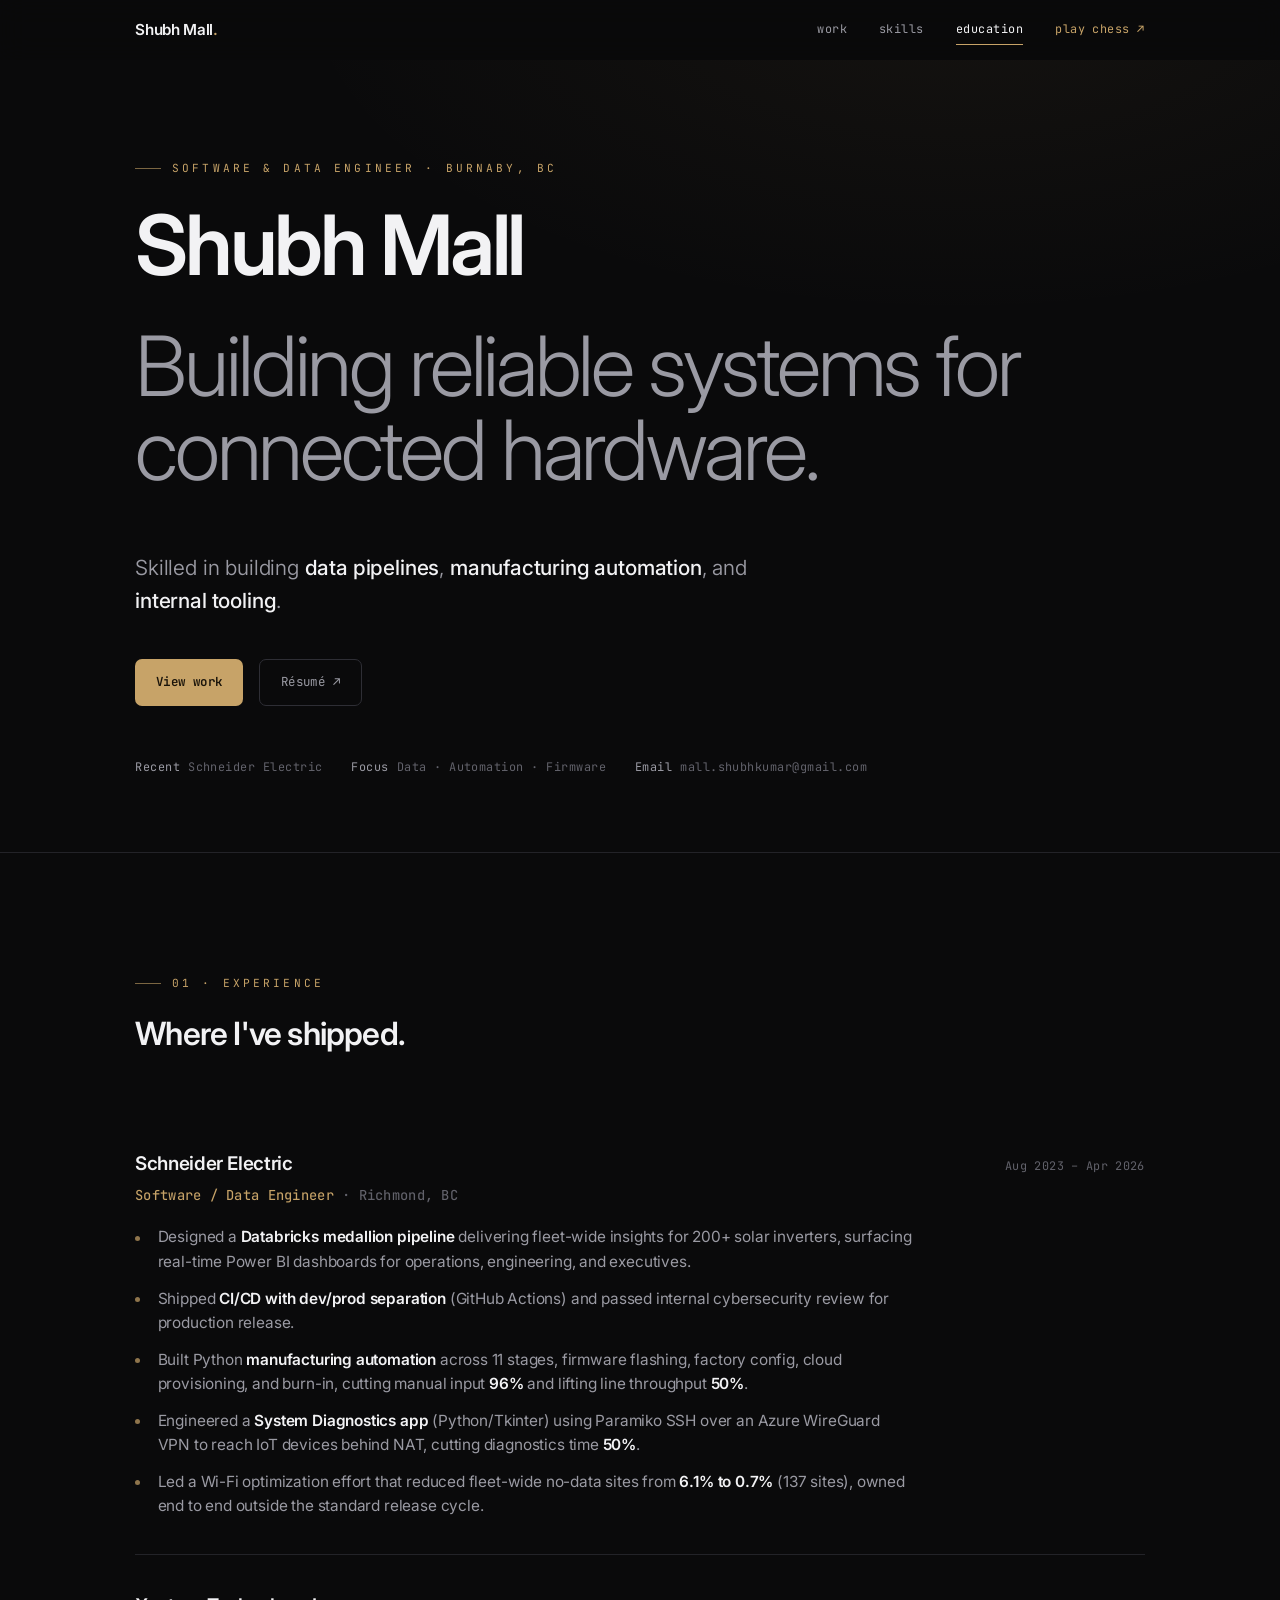
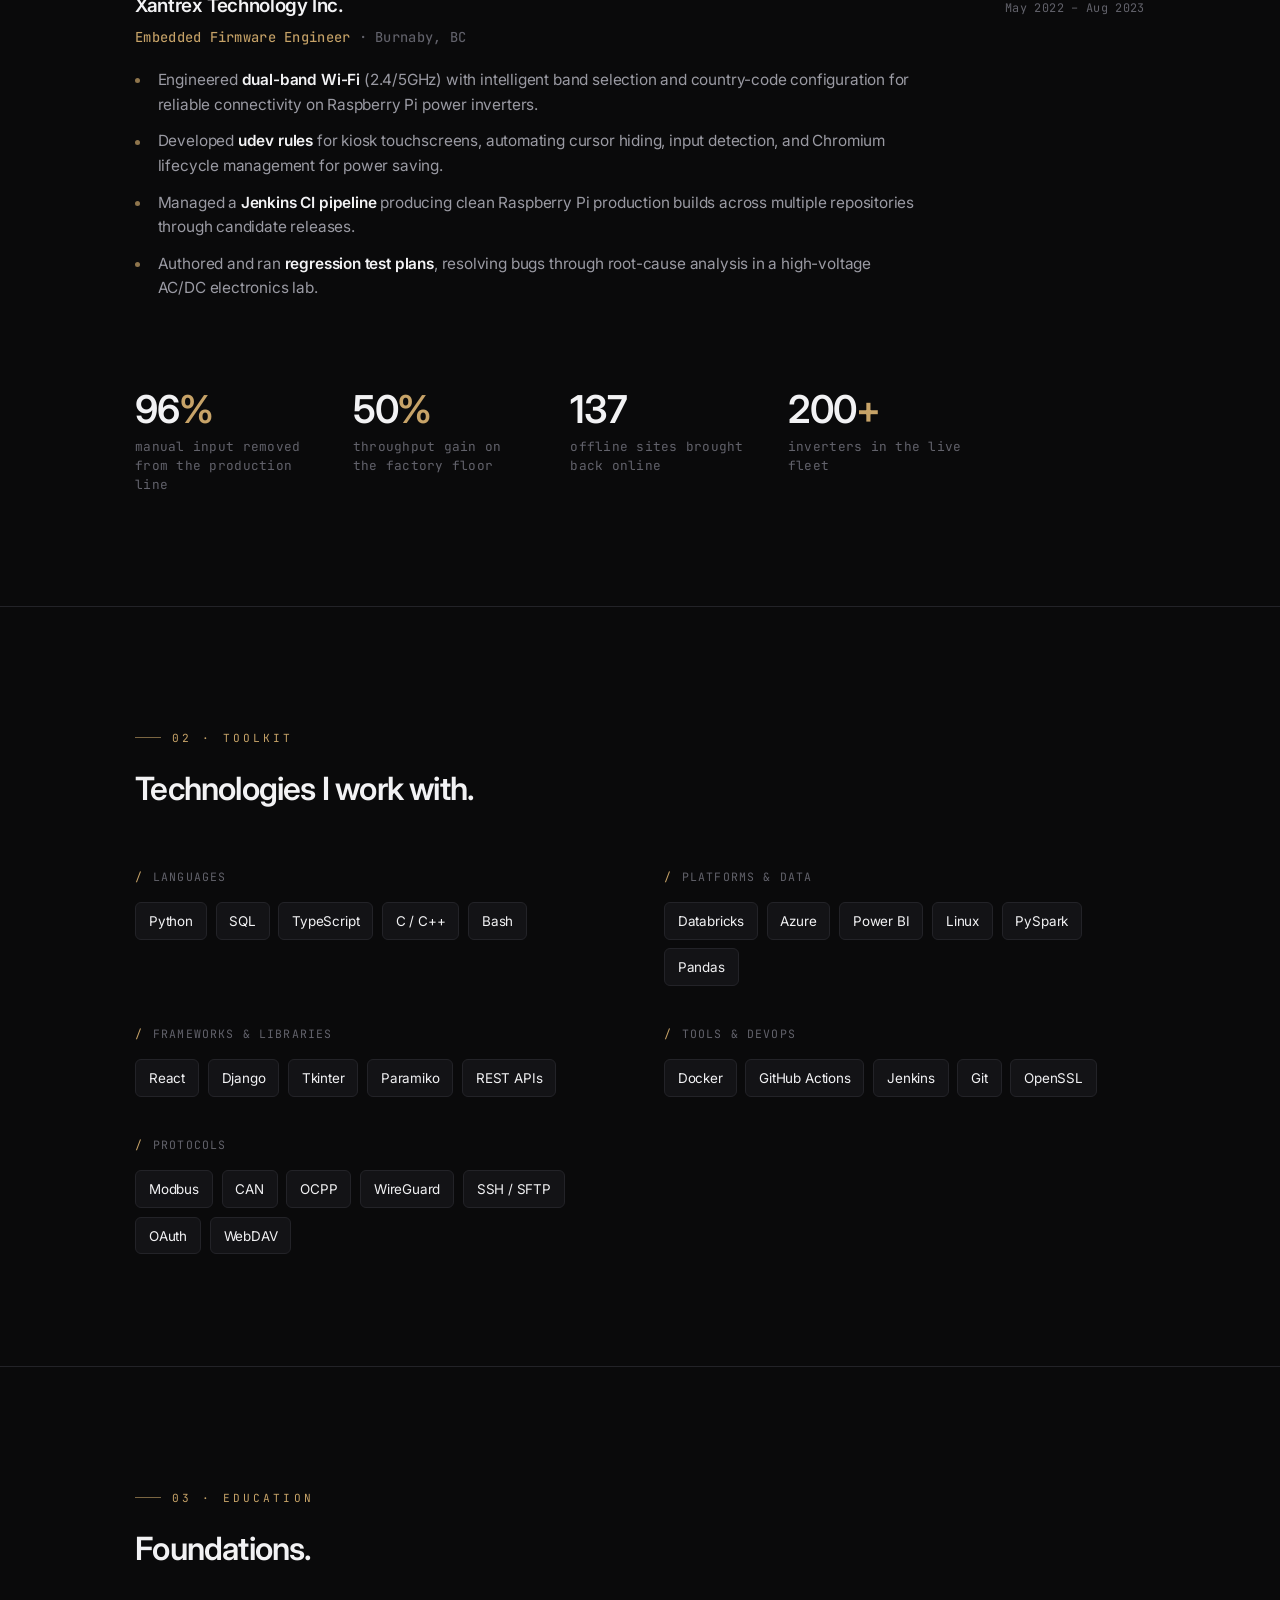
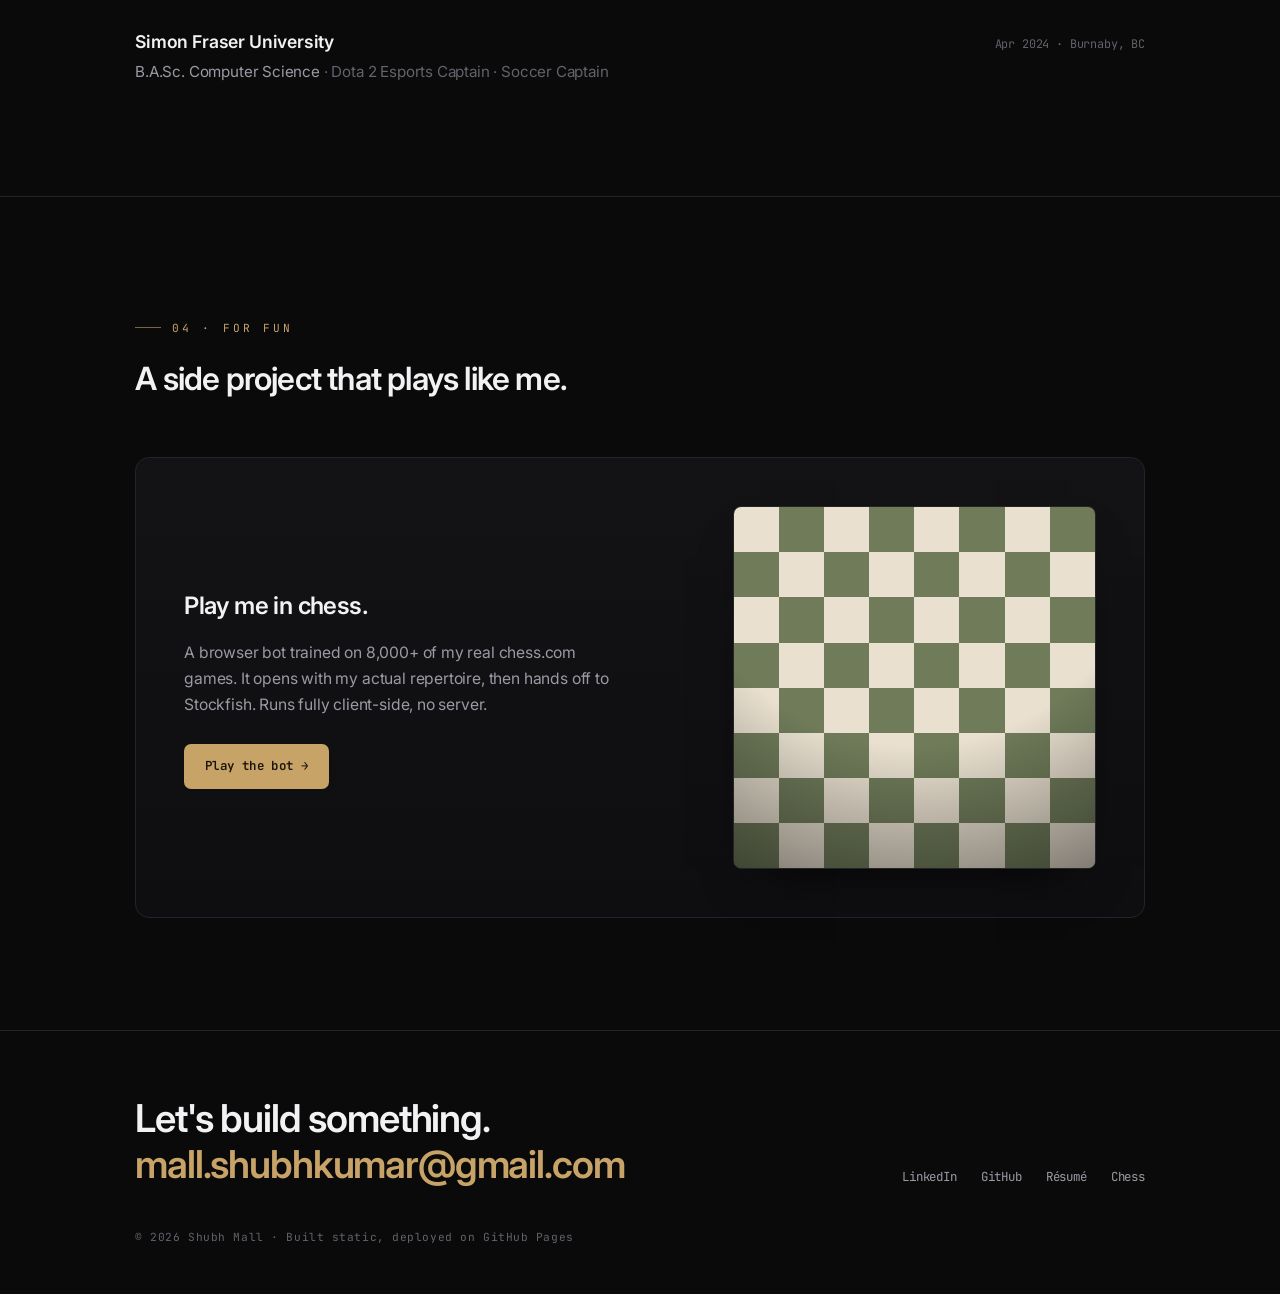
<file: index.html>
<!doctype html>
<html lang="en">
<head>
  <meta charset="utf-8" />
  <meta name="viewport" content="width=device-width, initial-scale=1" />
  <title>Shubh Mall · Software Engineer</title>
  <meta name="description" content="Shubh Mall, software and data engineer in Burnaby, BC. Data pipelines, manufacturing automation, and internal tooling for fleets of connected hardware." />
  <link rel="icon" href="assets/favicon.svg" />
  <link rel="preconnect" href="https://fonts.googleapis.com" />
  <link rel="preconnect" href="https://fonts.gstatic.com" crossorigin />
  <link href="https://fonts.googleapis.com/css2?family=Inter:wght@300;400;500;600;700&family=JetBrains+Mono:wght@400;500&display=swap" rel="stylesheet" />
  <link rel="stylesheet" href="assets/style.css" />
</head>
<body>
  <!-- NAV -->
  <header class="nav" id="nav">
    <div class="nav-inner">
      <a class="brand" href="#top">Shubh Mall<span class="dot">.</span></a>
      <nav class="nav-links">
        <a href="#work">work</a>
        <a href="#skills">skills</a>
        <a href="#education">education</a>
        <a href="chess.html" class="cta">play chess ↗</a>
      </nav>
    </div>
  </header>

  <main id="top">
    <!-- HERO -->
    <section class="hero">
      <div class="container">
        <p class="eyebrow reveal">Software &amp; Data Engineer · Burnaby, BC</p>
        <h1 class="reveal">
          Shubh Mall
          <span class="role">Building reliable systems for connected hardware.</span>
        </h1>
        <p class="tagline reveal">
          Skilled in building <b>data pipelines</b>, <b>manufacturing automation</b>,
          and <b>internal tooling</b>.
        </p>
        <div class="hero-actions reveal">
          <a class="btn primary" href="#work">View work</a>
          <a class="btn ghost" href="Resume_Shubh_Mall.pdf" target="_blank" rel="noreferrer">Résumé ↗</a>
        </div>
        <div class="hero-meta reveal">
          <span><b>Recent</b> Schneider Electric</span>
          <span><b>Focus</b> Data · Automation · Firmware</span>
          <span><b>Email</b> mall.shubhkumar@gmail.com</span>
        </div>
      </div>
    </section>

    <!-- WORK -->
    <section class="section" id="work">
      <div class="container">
        <div class="section-head reveal">
          <span class="eyebrow">01 · Experience</span>
          <h2>Where I've shipped.</h2>
        </div>

        <article class="role reveal">
          <div class="role-top">
            <h3>Schneider Electric</h3>
            <span class="when">Aug 2023 – Apr 2026</span>
          </div>
          <div class="meta">Software / Data Engineer <span class="place">· Richmond, BC</span></div>
          <ul>
            <li>Designed a <b>Databricks medallion pipeline</b> delivering fleet-wide insights for 200+ solar inverters, surfacing real-time Power BI dashboards for operations, engineering, and executives.</li>
            <li>Shipped <b>CI/CD with dev/prod separation</b> (GitHub Actions) and passed internal cybersecurity review for production release.</li>
            <li>Built Python <b>manufacturing automation</b> across 11 stages, firmware flashing, factory config, cloud provisioning, and burn-in, cutting manual input <b>96%</b> and lifting line throughput <b>50%</b>.</li>
            <li>Engineered a <b>System Diagnostics app</b> (Python/Tkinter) using Paramiko SSH over an Azure WireGuard VPN to reach IoT devices behind NAT, cutting diagnostics time <b>50%</b>.</li>
            <li>Led a Wi-Fi optimization effort that reduced fleet-wide no-data sites from <b>6.1% to 0.7%</b> (137 sites), owned end to end outside the standard release cycle.</li>
          </ul>
        </article>

        <article class="role reveal">
          <div class="role-top">
            <h3>Xantrex Technology Inc.</h3>
            <span class="when">May 2022 – Aug 2023</span>
          </div>
          <div class="meta">Embedded Firmware Engineer <span class="place">· Burnaby, BC</span></div>
          <ul>
            <li>Engineered <b>dual-band Wi-Fi</b> (2.4/5GHz) with intelligent band selection and country-code configuration for reliable connectivity on Raspberry Pi power inverters.</li>
            <li>Developed <b>udev rules</b> for kiosk touchscreens, automating cursor hiding, input detection, and Chromium lifecycle management for power saving.</li>
            <li>Managed a <b>Jenkins CI pipeline</b> producing clean Raspberry Pi production builds across multiple repositories through candidate releases.</li>
            <li>Authored and ran <b>regression test plans</b>, resolving bugs through root-cause analysis in a high-voltage AC/DC electronics lab.</li>
          </ul>
        </article>

        <div class="metrics reveal">
          <div class="metric"><div class="n">96<span>%</span></div><div class="l">manual input removed from the production line</div></div>
          <div class="metric"><div class="n">50<span>%</span></div><div class="l">throughput gain on the factory floor</div></div>
          <div class="metric"><div class="n">137</div><div class="l">offline sites brought back online</div></div>
          <div class="metric"><div class="n">200<span>+</span></div><div class="l">inverters in the live fleet</div></div>
        </div>
      </div>
    </section>

    <!-- SKILLS -->
    <section class="section" id="skills">
      <div class="container">
        <div class="section-head reveal">
          <span class="eyebrow">02 · Toolkit</span>
          <h2>Technologies I work with.</h2>
        </div>
        <div class="skills-grid">
          <div class="skill-cat reveal">
            <div class="cat-label"><span class="idx">/</span> Languages</div>
            <div class="chips">
              <span class="chip">Python</span><span class="chip">SQL</span>
              <span class="chip">TypeScript</span><span class="chip">C / C++</span>
              <span class="chip">Bash</span>
            </div>
          </div>
          <div class="skill-cat reveal">
            <div class="cat-label"><span class="idx">/</span> Platforms &amp; Data</div>
            <div class="chips">
              <span class="chip">Databricks</span><span class="chip">Azure</span>
              <span class="chip">Power BI</span><span class="chip">Linux</span>
              <span class="chip">PySpark</span><span class="chip">Pandas</span>
            </div>
          </div>
          <div class="skill-cat reveal">
            <div class="cat-label"><span class="idx">/</span> Frameworks &amp; Libraries</div>
            <div class="chips">
              <span class="chip">React</span><span class="chip">Django</span>
              <span class="chip">Tkinter</span><span class="chip">Paramiko</span>
              <span class="chip">REST APIs</span>
            </div>
          </div>
          <div class="skill-cat reveal">
            <div class="cat-label"><span class="idx">/</span> Tools &amp; DevOps</div>
            <div class="chips">
              <span class="chip">Docker</span><span class="chip">GitHub Actions</span>
              <span class="chip">Jenkins</span><span class="chip">Git</span>
              <span class="chip">OpenSSL</span>
            </div>
          </div>
          <div class="skill-cat reveal">
            <div class="cat-label"><span class="idx">/</span> Protocols</div>
            <div class="chips">
              <span class="chip">Modbus</span><span class="chip">CAN</span>
              <span class="chip">OCPP</span><span class="chip">WireGuard</span>
              <span class="chip">SSH / SFTP</span><span class="chip">OAuth</span>
              <span class="chip">WebDAV</span>
            </div>
          </div>
        </div>
      </div>
    </section>

    <!-- EDUCATION -->
    <section class="section" id="education">
      <div class="container">
        <div class="section-head reveal">
          <span class="eyebrow">03 · Education</span>
          <h2>Foundations.</h2>
        </div>
        <div class="edu reveal">
          <div>
            <h3>Simon Fraser University</h3>
            <div class="sub">B.A.Sc. Computer Science <span class="extra">· Dota 2 Esports Captain · Soccer Captain</span></div>
          </div>
          <span class="when">Apr 2024 · Burnaby, BC</span>
        </div>
      </div>
    </section>

    <!-- CHESS -->
    <section class="section" id="chess">
      <div class="container">
        <div class="section-head reveal">
          <span class="eyebrow">04 · For fun</span>
          <h2>A side project that plays like me.</h2>
        </div>
        <div class="chess-cta reveal">
          <div>
            <h3>Play me in chess.</h3>
            <p>
              A browser bot trained on 8,000+ of my real chess.com games. It opens
              with my actual repertoire, then hands off to Stockfish. Runs fully
              client-side, no server.
            </p>
            <a class="btn primary" href="chess.html">Play the bot →</a>
          </div>
          <div class="mini-board" id="mini-board" aria-hidden="true"></div>
        </div>
      </div>
    </section>
  </main>

  <!-- FOOTER -->
  <footer class="foot" id="contact">
    <div class="container">
      <div class="foot-grid">
        <h2>Let's build something.<br/><a href="mailto:mall.shubhkumar@gmail.com">mall.shubhkumar@gmail.com</a></h2>
        <div class="foot-links">
          <a href="https://www.linkedin.com/in/shubh-mall-a7659a191/" target="_blank" rel="noreferrer">LinkedIn</a>
          <a href="https://github.com/gabbuman" target="_blank" rel="noreferrer">GitHub</a>
          <a href="Resume_Shubh_Mall.pdf" target="_blank" rel="noreferrer">Résumé</a>
          <a href="chess.html">Chess</a>
        </div>
      </div>
      <p class="foot-fine">© 2026 Shubh Mall · Built static, deployed on GitHub Pages</p>
    </div>
  </footer>

  <script>
    // nav border on scroll
    const nav = document.getElementById('nav');
    const onScroll = () => nav.classList.toggle('scrolled', window.scrollY > 8);
    onScroll(); window.addEventListener('scroll', onScroll, { passive: true });

    // reveal on scroll
    const io = new IntersectionObserver((entries) => {
      entries.forEach((e) => { if (e.isIntersecting) { e.target.classList.add('in'); io.unobserve(e.target); } });
    }, { threshold: 0.12 });
    document.querySelectorAll('.reveal').forEach((el) => io.observe(el));

    // scroll-spy: highlight the nav link for the section in view
    const spyLinks = [...document.querySelectorAll('.nav-links a[href^="#"]')];
    const spy = new IntersectionObserver((entries) => {
      entries.forEach((e) => {
        if (e.isIntersecting) {
          const id = '#' + e.target.id;
          spyLinks.forEach((a) => a.classList.toggle('active', a.getAttribute('href') === id));
        }
      });
    }, { rootMargin: '-45% 0px -50% 0px' });
    ['work', 'skills', 'education'].forEach((id) => {
      const el = document.getElementById(id); if (el) spy.observe(el);
    });

    // decorative mini chessboard (checker pattern)
    const mb = document.getElementById('mini-board');
    if (mb) {
      for (let r = 0; r < 8; r++) for (let c = 0; c < 8; c++) {
        const i = document.createElement('i');
        i.className = (r + c) % 2 === 0 ? 'l' : 'd';
        mb.appendChild(i);
      }
    }
  </script>
</body>
</html>
</file>
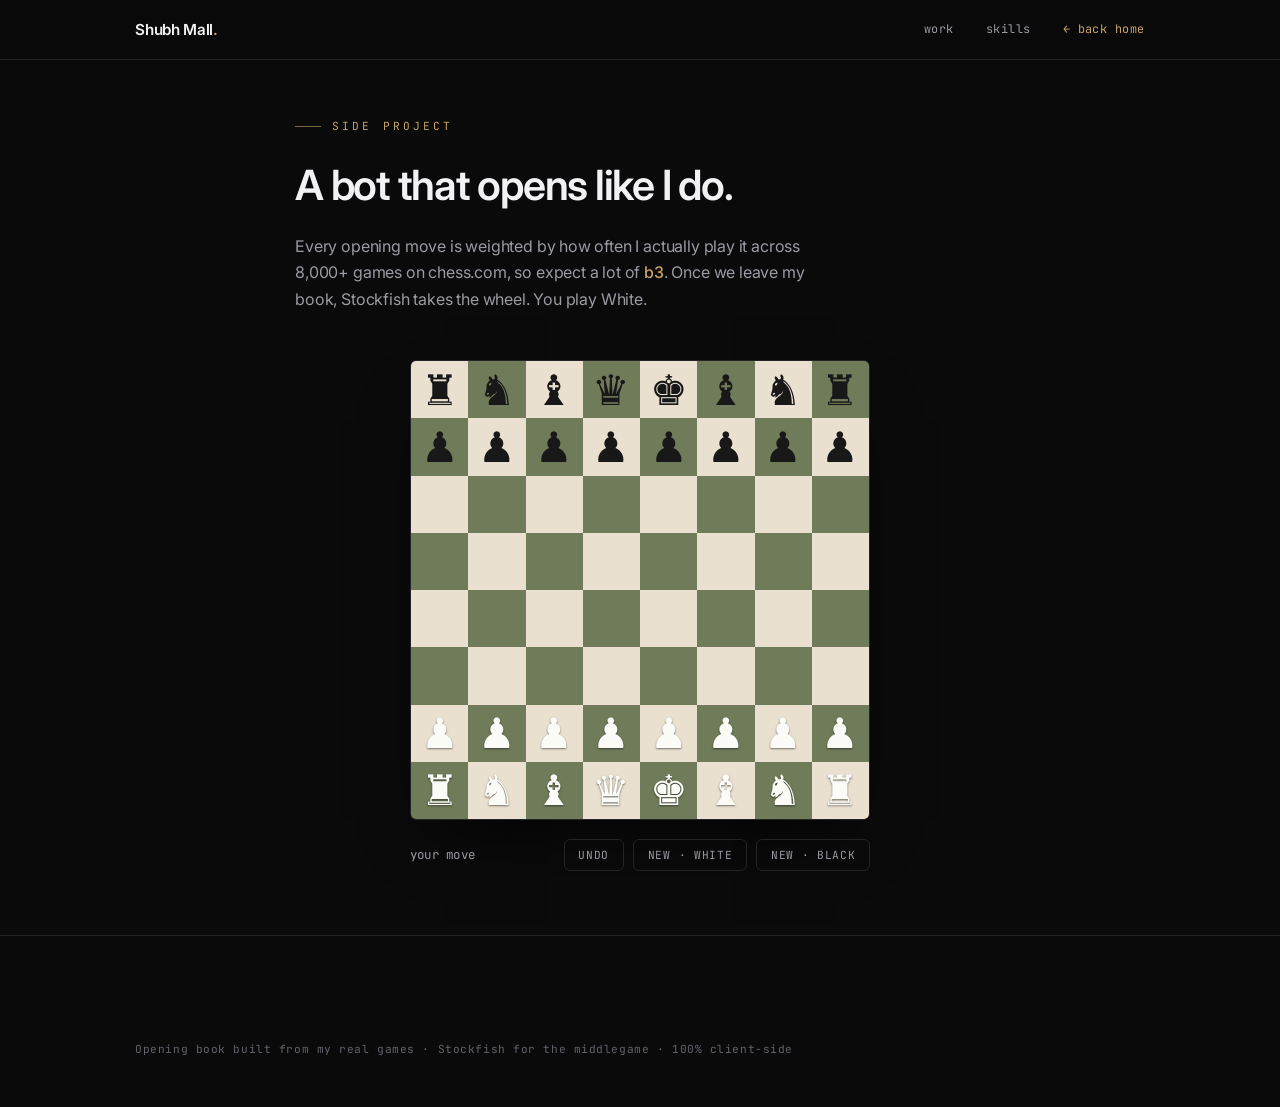
<file: chess.html>
<!doctype html>
<html lang="en">
<head>
  <meta charset="utf-8" />
  <meta name="viewport" content="width=device-width, initial-scale=1" />
  <title>Play me in chess · Shubh Mall</title>
  <meta name="description" content="A chess bot that opens with Shubh Mall's real chess.com repertoire, then hands off to Stockfish. Runs entirely in the browser." />
  <link rel="icon" href="assets/favicon.svg" />
  <link rel="preconnect" href="https://fonts.googleapis.com" />
  <link rel="preconnect" href="https://fonts.gstatic.com" crossorigin />
  <link href="https://fonts.googleapis.com/css2?family=Inter:wght@300;400;500;600;700&family=JetBrains+Mono:wght@400;500&display=swap" rel="stylesheet" />
  <link rel="stylesheet" href="assets/style.css" />
</head>
<body>
  <header class="nav scrolled">
    <div class="nav-inner">
      <a class="brand" href="index.html">Shubh Mall<span class="dot">.</span></a>
      <nav class="nav-links">
        <a href="index.html#work">work</a>
        <a href="index.html#skills">skills</a>
        <a href="index.html" class="cta">← back home</a>
      </nav>
    </div>
  </header>

  <main class="play-main">
    <section class="play-head">
      <span class="eyebrow">Side project</span>
      <h1>A bot that opens like I do.</h1>
      <p>
        Every opening move is weighted by how often I actually play it across
        8,000+ games on chess.com, so expect a lot of <em>b3</em>. Once we leave
        my book, Stockfish takes the wheel. You play White.
      </p>
    </section>

    <div class="board-frame">
      <div id="board"></div>
      <div class="controls">
        <span id="status">loading…</span>
        <div class="side-row">
          <button class="cbtn" id="undo">undo</button>
          <button class="cbtn" id="new-white">new · white</button>
          <button class="cbtn" id="new-black">new · black</button>
        </div>
      </div>
    </div>
  </main>

  <footer class="foot" style="margin-top:4rem">
    <div class="container">
      <p class="foot-fine">Opening book built from my real games · Stockfish for the middlegame · 100% client-side</p>
    </div>
  </footer>

  <script type="module" src="assets/chess-game.js"></script>
</body>
</html>
</file>
<file: assets/style.css>
/* Shubh Mall. Professional portfolio. Minimal, precise. */
:root {
  --bg:      #0a0a0b;
  --bg-soft: #0e0e10;
  --panel:   #131316;
  --panel-2: #17171b;
  --fg:      #f2f2f4;
  --dim:     #9a9aa3;
  --faint:   #62626b;
  --line:    #232328;
  --line-2:  #2e2e35;
  --accent:  #c7a368;       /* refined amber, used sparingly */
  --accent-soft: rgba(199,163,104,0.12);
  --light:   #e9e0cf;       /* light board square */
  --dark:    #6f7b59;       /* dark board square  */
  --sans: "Inter", -apple-system, BlinkMacSystemFont, "Segoe UI", sans-serif;
  --mono: "JetBrains Mono", ui-monospace, "SF Mono", Menlo, monospace;
  --maxw: 1080px;
}

* { margin: 0; padding: 0; box-sizing: border-box; }
html { scroll-behavior: smooth; -webkit-text-size-adjust: 100%; }

body {
  background: var(--bg);
  color: var(--fg);
  font-family: var(--sans);
  font-weight: 400;
  line-height: 1.65;
  letter-spacing: -0.011em;
  -webkit-font-smoothing: antialiased;
  text-rendering: optimizeLegibility;
}

a { color: inherit; text-decoration: none; }
::selection { background: var(--accent-soft); }

/* shared --------------------------------------------------------------- */
.container { width: 100%; max-width: var(--maxw); margin: 0 auto; padding: 0 2.2rem; }

.eyebrow {
  font-family: var(--mono);
  font-size: 0.7rem;
  letter-spacing: 0.28em;
  text-transform: uppercase;
  color: var(--accent);
  display: inline-flex;
  align-items: center;
  gap: 0.7rem;
}
.eyebrow::before {
  content: ""; width: 1.6rem; height: 1px; background: var(--accent); opacity: 0.6;
}

.section { padding: 7rem 0; border-top: 1px solid var(--line); }
.section-head { margin-bottom: 3.2rem; }
.section-head h2 {
  font-size: clamp(1.5rem, 3.4vw, 2rem);
  font-weight: 600;
  letter-spacing: -0.025em;
  margin-top: 1rem;
}

/* nav ------------------------------------------------------------------ */
.nav {
  position: sticky; top: 0; z-index: 50;
  backdrop-filter: blur(14px);
  background: rgba(10,10,11,0.72);
  border-bottom: 1px solid transparent;
  transition: border-color .3s, background .3s;
}
.nav.scrolled { border-color: var(--line); }
.nav-inner {
  max-width: var(--maxw); margin: 0 auto; padding: 1.05rem 2.2rem;
  display: flex; align-items: center; justify-content: space-between;
}
.brand { font-weight: 600; font-size: 0.95rem; letter-spacing: -0.02em; }
.brand .dot { color: var(--accent); }
.nav-links { display: flex; gap: 2rem; font-size: 0.85rem; }
.nav-links a {
  color: var(--dim); position: relative; transition: color .2s;
  font-family: var(--mono); font-size: 0.74rem; letter-spacing: 0.04em;
}
.nav-links a:hover { color: var(--fg); }
.nav-links a.active { color: var(--fg); }
.nav-links a.active::after {
  content: ""; position: absolute; left: 0; right: 0; bottom: -6px;
  height: 1px; background: var(--accent);
}
.nav-links a.cta { color: var(--accent); }
@media (max-width: 640px) {
  .nav-links a:not(.cta) { display: none; }
  .nav-links { gap: 0; }
}

/* hero ----------------------------------------------------------------- */
.hero {
  min-height: 88vh;
  display: flex; flex-direction: column; justify-content: center;
  padding: 5rem 0 4rem;
  position: relative;
}
.hero::after {
  content: ""; position: absolute; inset: 0; z-index: -1;
  background:
    radial-gradient(60rem 30rem at 75% -10%, rgba(199,163,104,0.06), transparent 70%);
  pointer-events: none;
}
.hero h1 {
  font-size: clamp(2.8rem, 8vw, 5.2rem);
  font-weight: 600;
  line-height: 1.02;
  letter-spacing: -0.04em;
  margin: 1.6rem 0 1.4rem;
}
.hero h1 .role { display: block; color: var(--dim); font-weight: 300; }
.hero .tagline {
  font-size: clamp(1.05rem, 2vw, 1.3rem);
  color: var(--dim);
  max-width: 50ch;
  font-weight: 350;
  line-height: 1.6;
}
.hero .tagline b { color: var(--fg); font-weight: 500; }
.hero-actions { display: flex; gap: 1rem; margin-top: 2.6rem; flex-wrap: wrap; }
.hero-meta {
  margin-top: 3.2rem; display: flex; gap: 1.8rem; flex-wrap: wrap;
  font-family: var(--mono); font-size: 0.74rem; color: var(--faint);
  letter-spacing: 0.04em;
}
.hero-meta span { display: inline-flex; align-items: center; gap: 0.5rem; }
.hero-meta b { color: var(--dim); font-weight: 400; }

.btn {
  display: inline-flex; align-items: center; gap: 0.5rem;
  font-family: var(--mono); font-size: 0.78rem; letter-spacing: 0.03em;
  padding: 0.78rem 1.3rem; border-radius: 7px;
  transition: all .2s ease;
}
.btn.primary { background: var(--accent); color: #1a140a; font-weight: 600; }
.btn.primary:hover { background: #d8b574; transform: translateY(-1px); }
.btn.ghost { border: 1px solid var(--line-2); color: var(--dim); }
.btn.ghost:hover { border-color: var(--accent); color: var(--fg); }

/* skills --------------------------------------------------------------- */
.skills-grid {
  display: grid; grid-template-columns: repeat(2, 1fr); gap: 2.4rem 3rem;
}
.skill-cat .cat-label {
  font-family: var(--mono); font-size: 0.72rem; letter-spacing: 0.1em;
  text-transform: uppercase; color: var(--faint); margin-bottom: 1rem;
  display: flex; align-items: center; gap: 0.6rem;
}
.skill-cat .cat-label .idx { color: var(--accent); }
.chips { display: flex; flex-wrap: wrap; gap: 0.55rem; }
.chip {
  font-size: 0.84rem; color: var(--fg);
  background: var(--panel); border: 1px solid var(--line);
  padding: 0.42rem 0.8rem; border-radius: 6px;
  transition: border-color .2s, background .2s, transform .2s;
}
.chip:hover { border-color: var(--line-2); background: var(--panel-2); transform: translateY(-2px); }
@media (max-width: 640px) { .skills-grid { grid-template-columns: 1fr; gap: 2rem; } }

/* experience ----------------------------------------------------------- */
.role { display: grid; grid-template-columns: 1fr; gap: 0; padding: 2.2rem 0; border-top: 1px solid var(--line); }
.role:first-of-type { border-top: none; }
.role-top {
  display: flex; justify-content: space-between; align-items: baseline;
  gap: 1rem; flex-wrap: wrap; margin-bottom: 0.3rem;
}
.role-top h3 { font-size: 1.18rem; font-weight: 600; letter-spacing: -0.02em; }
.role-top .when {
  font-family: var(--mono); font-size: 0.74rem; color: var(--faint);
  letter-spacing: 0.03em; white-space: nowrap;
}
.role .meta {
  color: var(--accent); font-size: 0.86rem; font-weight: 450;
  margin-bottom: 1.2rem;
  font-family: var(--mono); letter-spacing: 0.02em;
}
.role .meta .place { color: var(--faint); }
.role ul { list-style: none; display: grid; gap: 0.75rem; }
.role li {
  position: relative; padding-left: 1.4rem; color: var(--dim);
  font-size: 0.96rem; line-height: 1.6; max-width: 78ch;
}
.role li::before {
  content: ""; position: absolute; left: 0; top: 0.66em;
  width: 5px; height: 5px; border-radius: 50%;
  background: var(--accent); opacity: 0.7;
}
.role li b { color: var(--fg); font-weight: 600; }

.metrics { display: flex; gap: 2.6rem; flex-wrap: wrap; margin: 3.4rem 0 0; }
.metric .n {
  font-size: clamp(1.8rem, 4vw, 2.4rem); font-weight: 600;
  letter-spacing: -0.03em; color: var(--fg); line-height: 1;
}
.metric .n span { color: var(--accent); }
.metric .l {
  font-size: 0.8rem; color: var(--faint); margin-top: 0.5rem; max-width: 22ch;
  font-family: var(--mono); letter-spacing: 0.02em; line-height: 1.5;
}

/* education ------------------------------------------------------------ */
.edu { display: flex; justify-content: space-between; align-items: baseline; gap: 1rem; flex-wrap: wrap; }
.edu h3 { font-size: 1.1rem; font-weight: 600; }
.edu .sub { color: var(--dim); font-size: 0.95rem; margin-top: 0.2rem; }
.edu .sub .extra { color: var(--faint); }
.edu .when { font-family: var(--mono); font-size: 0.74rem; color: var(--faint); }

/* chess ---------------------------------------------------------------- */
.chess-cta {
  background:
    linear-gradient(180deg, var(--panel) 0%, var(--bg-soft) 100%);
  border: 1px solid var(--line); border-radius: 14px;
  padding: 3rem; display: grid; grid-template-columns: 1.4fr 1fr;
  gap: 2.5rem; align-items: center;
}
.chess-cta h3 { font-size: 1.5rem; font-weight: 600; letter-spacing: -0.025em; margin-bottom: 0.9rem; }
.chess-cta p { color: var(--dim); font-size: 0.98rem; max-width: 44ch; margin-bottom: 1.6rem; }
.mini-board {
  position: relative;
  display: grid; grid-template-columns: repeat(8, 1fr); aspect-ratio: 1;
  border-radius: 8px; overflow: hidden; border: 1px solid var(--line);
  box-shadow: 0 24px 50px -26px rgba(0,0,0,0.8);
}
.mini-board::after {
  content: ""; position: absolute; inset: 0; pointer-events: none;
  background: radial-gradient(120% 120% at 50% 0%, transparent 55%, rgba(10,10,11,0.55) 100%);
}
.mini-board i { display: block; }
.mini-board i.l { background: var(--light); }
.mini-board i.d { background: var(--dark); }
@media (max-width: 720px) {
  .chess-cta { grid-template-columns: 1fr; padding: 2rem; }
  .mini-board { max-width: 260px; }
}

/* footer --------------------------------------------------------------- */
footer.foot { border-top: 1px solid var(--line); padding: 4rem 0 3rem; }
.foot-grid { display: flex; justify-content: space-between; align-items: flex-end; gap: 2rem; flex-wrap: wrap; }
.foot h2 { font-size: clamp(1.4rem, 4vw, 2.4rem); font-weight: 600; letter-spacing: -0.03em; line-height: 1.2; }
.foot h2 a { color: var(--accent); overflow-wrap: anywhere; word-break: break-word; }
.foot-links { display: flex; gap: 1.5rem; font-family: var(--mono); font-size: 0.78rem; }
.foot-links a { color: var(--dim); transition: color .2s; }
.foot-links a:hover { color: var(--accent); }
.foot-fine { margin-top: 2.5rem; font-family: var(--mono); font-size: 0.7rem; color: var(--faint); letter-spacing: 0.05em; }

/* reveal --------------------------------------------------------------- */
.reveal { opacity: 0; transform: translateY(18px); transition: opacity .7s ease, transform .7s cubic-bezier(.2,.7,.2,1); }
.reveal.in { opacity: 1; transform: none; }
@media (prefers-reduced-motion: reduce) { .reveal { opacity: 1; transform: none; transition: none; } }

/* ===================== chess page (play) ============================= */
.play-main { max-width: 760px; margin: 0 auto; padding: 0 2.2rem; }
.play-head { padding: 3rem 0 1.6rem; }
.play-head h1 { font-size: clamp(1.9rem, 5vw, 2.6rem); font-weight: 600; letter-spacing: -0.03em; margin: 1rem 0 0.8rem; }
.play-head p { color: var(--dim); max-width: 52ch; font-size: 1rem; }
.play-head p em { color: var(--accent); font-style: normal; font-weight: 500; }

.board-frame { width: min(100%, 460px); margin: 1.4rem auto 0; }
#board {
  width: 100%; aspect-ratio: 1; display: grid;
  grid-template-columns: repeat(8, 1fr); grid-template-rows: repeat(8, 1fr);
  border-radius: 6px; overflow: hidden; user-select: none; touch-action: manipulation;
  box-shadow: 0 30px 70px -32px rgba(0,0,0,0.9); border: 1px solid var(--line);
}
.sq { position: relative; display: flex; align-items: center; justify-content: center;
  font-size: clamp(26px, 8vw, 42px); line-height: 1; cursor: pointer; }
.sq.light { background: var(--light); }
.sq.dark  { background: var(--dark); }
.sq .pc { position: relative; z-index: 2; }
.sq .pc.w { color: #fbfbf7; text-shadow: 0 1px 2px rgba(0,0,0,.5); }
.sq .pc.b { color: #181818; }
.sq.sel::after { content: ""; position: absolute; inset: 0; background: rgba(199,163,104,.5); z-index: 1; }
.sq.move::before { content: ""; position: absolute; width: 26%; height: 26%; border-radius: 50%; background: rgba(30,30,30,.32); z-index: 1; }
.sq.move.cap::before { width: 86%; height: 86%; background: transparent; border: 4px solid rgba(30,30,30,.3); }
.sq.last::after { content: ""; position: absolute; inset: 0; background: rgba(199,163,104,.2); z-index: 0; }

.controls { display: flex; align-items: center; justify-content: space-between; gap: 1rem; margin-top: 1.2rem; font-family: var(--mono); font-size: 0.78rem; }
#status { color: var(--dim); letter-spacing: 0.02em; }
#status b { color: var(--accent); font-weight: 500; }
.side-row { display: flex; gap: 0.6rem; }
.cbtn {
  font-family: var(--mono); font-size: 0.7rem; letter-spacing: 0.06em; text-transform: uppercase;
  color: var(--dim); background: transparent; border: 1px solid var(--line); border-radius: 6px;
  padding: 0.5rem 0.85rem; cursor: pointer; transition: color .2s, border-color .2s;
}
.cbtn:hover { color: var(--accent); border-color: var(--accent); }
@media (max-width: 480px) { .controls { flex-direction: column; align-items: stretch; gap: 0.8rem; } .side-row { justify-content: center; } }
</file>
